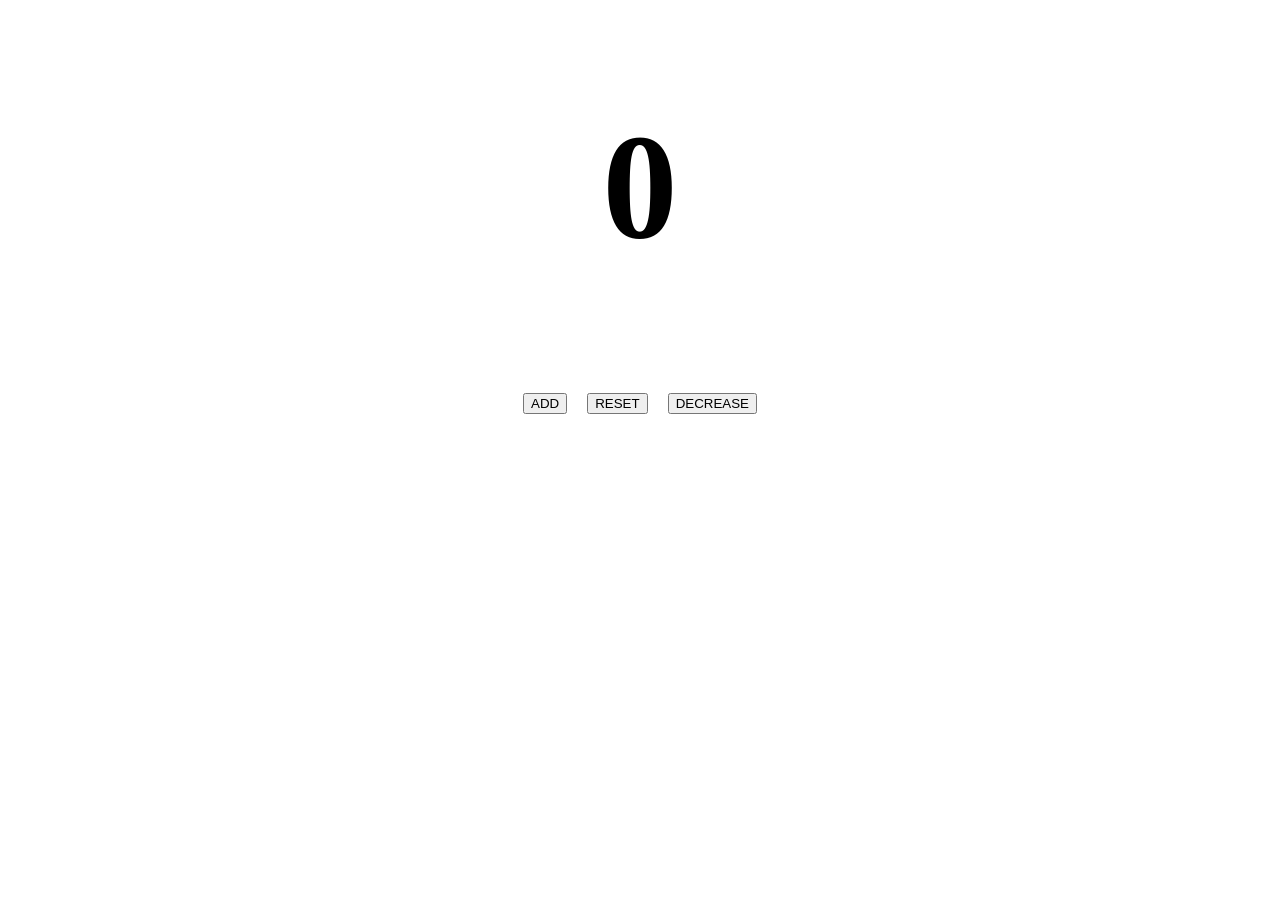
<file: counter/index.html>
<!DOCTYPE html>

<html>  
    <head>
        <title>Counter Program</title>
        <meta charset="utf-8">
        <link rel="stylesheet" href="style.css">
    </head>

    <body>
        <h1 id="myH1">0</h1>

        <div id ="buttons">
        <button id="add">ADD</button>
        <button id="reset">RESET</button>
        <button id="decrease">DECREASE</button>
        </div>


        <script src="script.js"></script>
        
    </body>
</html>
</file>
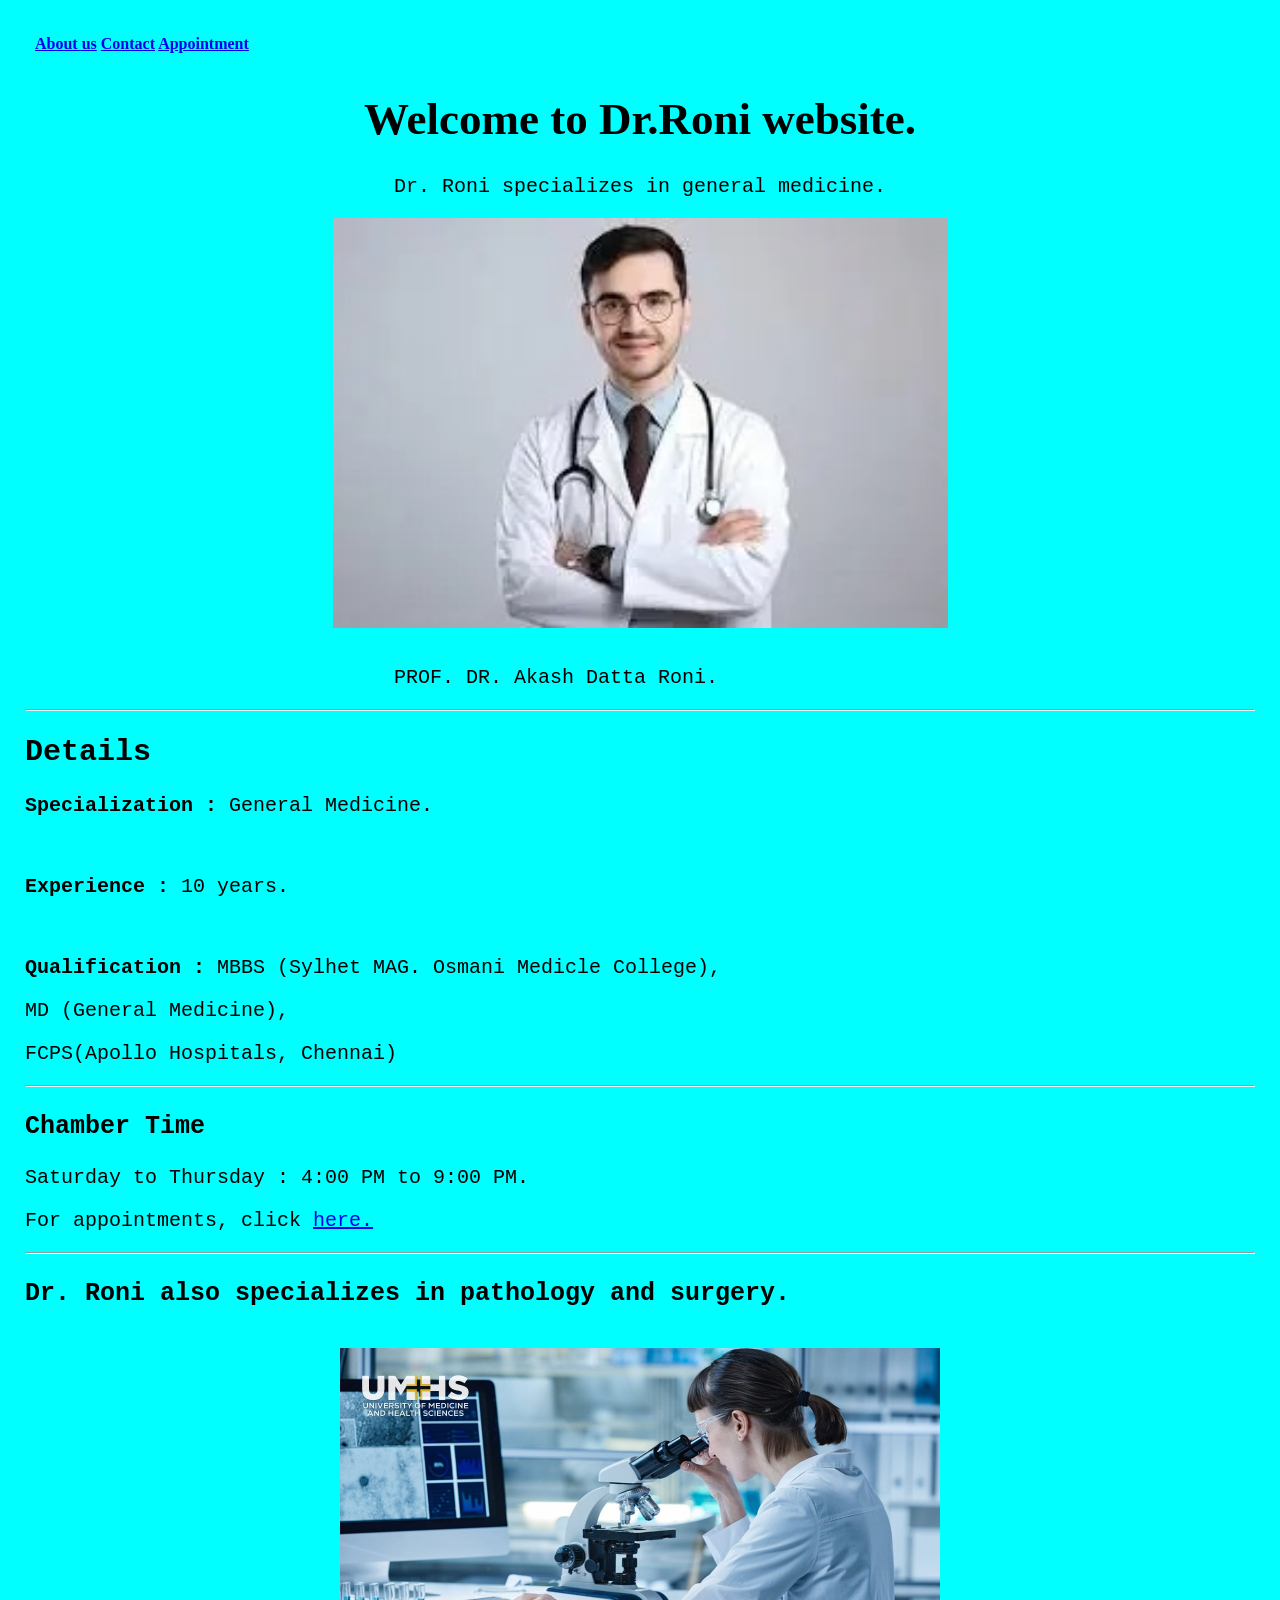
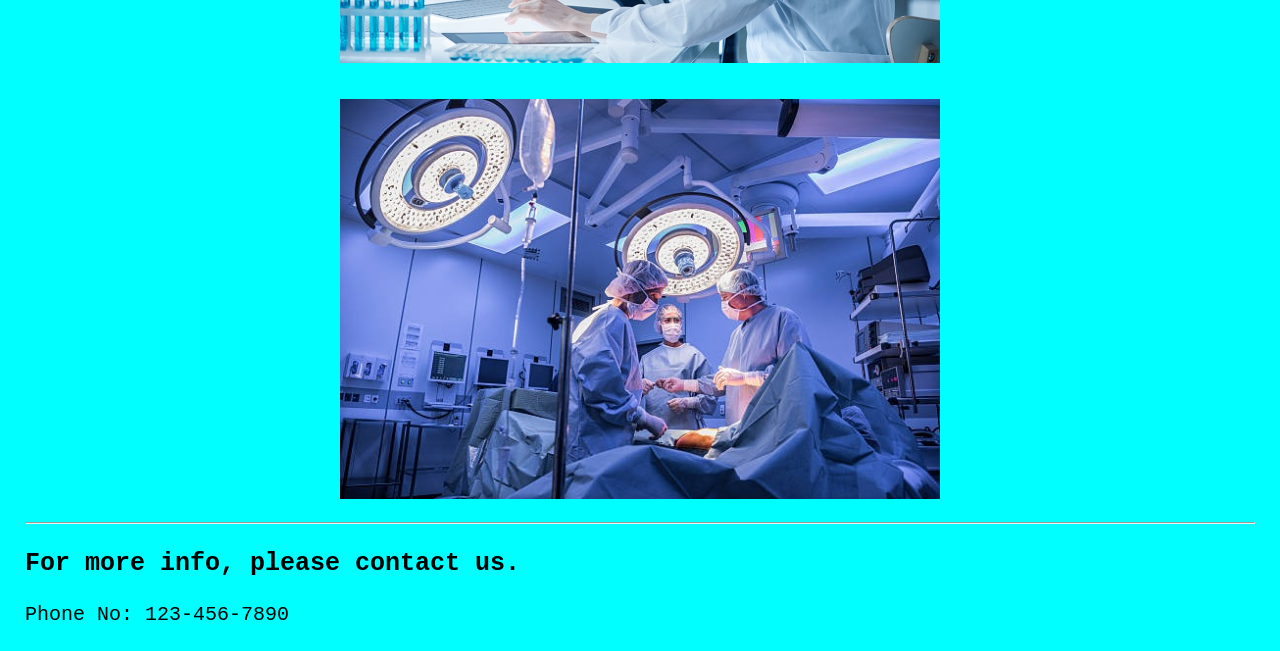
<file: doctors website/index.html>
<!DOCTYPE html>

<html>
    <head>
        <meta charset="utf-8">
        <title>Demo doctors website.</title>
        <link rel="stylesheet" href="style.css">
    </head>

    <body>
        <header>
            <div id="navbar">
                <a href="google.com">About us</a>
                <a href="google.com">Contact</a>
                <a href="form.html">Appointment</a>
            </div>
            <h1>Welcome to Dr.Roni website.</h1>
            <p style="text-align: center;">Dr. Roni specializes in general medicine.</p>
        </header>

        <main>
            <img src="images/1.jpg" alt="doctors image" class="img" id="img1">
            <br>
            <p style="margin-left: 30%;">PROF. DR. Akash Datta Roni.</p>
            <hr>
            <h2>Details</h2>
            <p><b>Specialization :</b> General Medicine.</p>
            <br>
            <p><b>Experience :</b> 10 years.</p>
            <br>
            <p><b>Qualification :</b> MBBS (Sylhet MAG. Osmani Medicle College),</p>
            <p>MD (General Medicine),</p>
            <p>FCPS(Apollo Hospitals, Chennai)</p>

            <hr>
            <div class="appointment">
                <h3>Chamber Time</h3>
                <p>Saturday to Thursday : 4:00 PM to 9:00 PM.</p>
                <p>For appointments, click <a href="form.html" target="_blank">here.</a></p>
            </div>
            <hr>
            <h3>Dr. Roni also specializes in pathology and surgery.</h3>
            <div class="gallery">
                <img src="images/2.jpg" alt="" class="img" id="img2">
                <br>
                <br>
                <img src="images/3.jpg" alt="" class="img" id="img3">
            </div>
        </main>


        <footer>
            <hr>
            <h3>For more info, please contact us.</h3>
            <p>Phone No: 123-456-7890</p>
        </footer>
    </body>


</html>
</file>
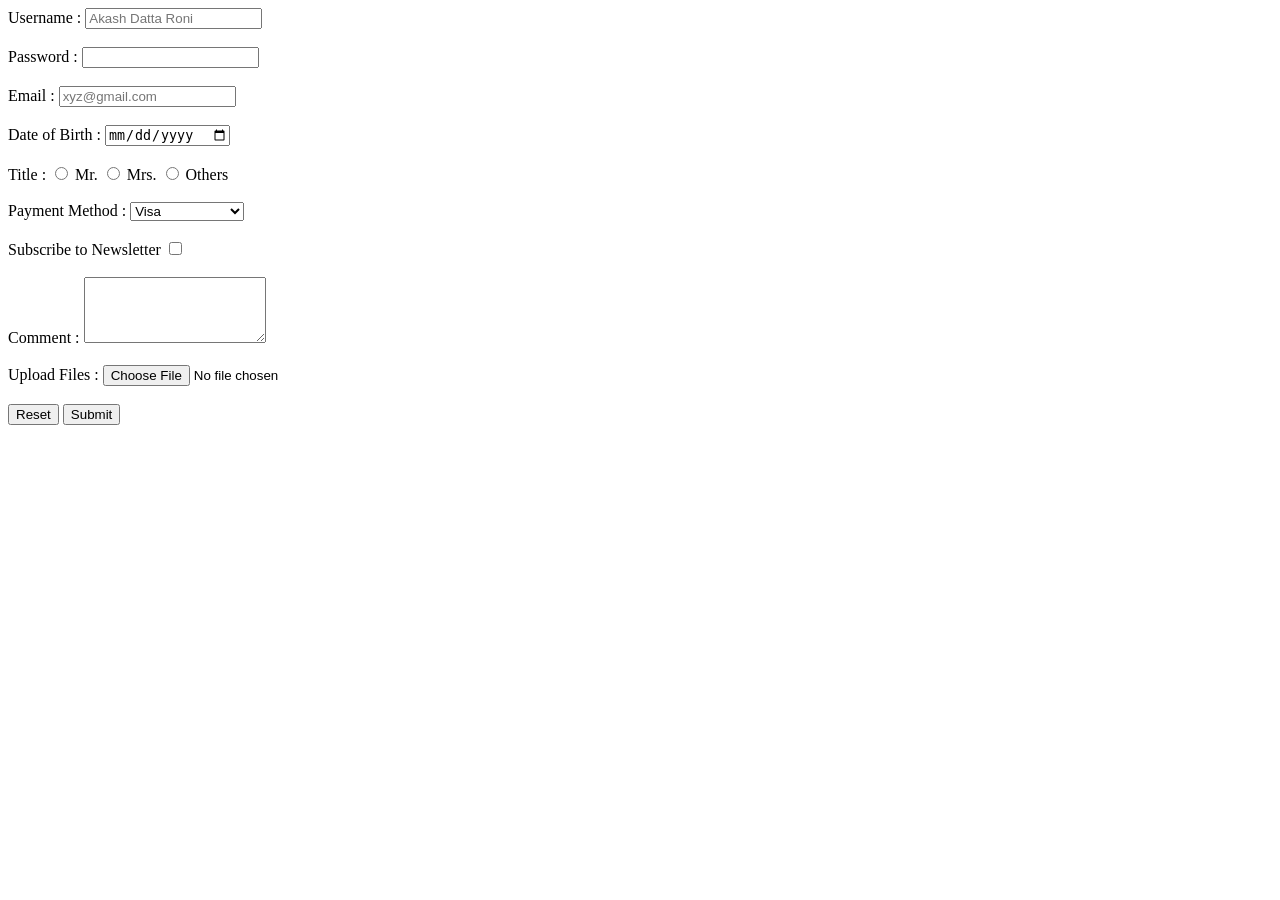
<file: form/index.html>
<!DOCTYPE html>
<html>
    <head>
    <meta charset="utf-8">
    <title>My Form</title>
    <!-- Here we created a basic forms that we can utilize later for other projects -->
    </head>

    <body>
        
        <form action="action.php" method = "post" enctype="multipart/form-data">
            <label for="username">Username : </label>
            <input type="text", id = "username" placeholder="Akash Datta Roni" minlength ="6" required>
            <br>
            <br>

            <label for="password">Password : </label>
            <input type="password" id = "password">
            <br>
            <br>

            <label for="email">Email : </label>
            <input type="email" id="email" placeholder="xyz@gmail.com" required>
            <br>
            <br>

            <label for="bday">Date of Birth : </label>
            <input type="date" id="bday" required>
            <br>
            <br>

            <label for="title">Title : </label>
            <input type="radio" id="Mr." value ="Mr." name ="title">
            <label for="Mr.">Mr. </label>
            <input type="radio" id="Mrs." value ="Mrs." name ="title">
            <label for="Mrs.">Mrs. </label>
            <input type="radio" id="Others" value ="Others" name ="title">
            <label for="Others">Others </label>
            <br>
            <br>

            <label for="payment">Payment Method : </label>
            <select id="payment">
                <option value="visa">Visa</option>
                <option value="mastercard">Mastercard</option>
                <option value="mobile_banking">Mobile Banking</option>
            </select>
            <br>
            <br>


            <label for="subscribe">Subscribe to Newsletter</label>
            <input type="checkbox" id ="subscribe">
            <br>
            <br>
            
            <label for="comment">Comment : </label>
            <textarea id="comment" rows ="4" columns = "20"></textarea>
            <br>
            <br>


            <label for="file">Upload Files : </label>
            <input type="file" id = "file" accept="image/png image/jpeg">
            <br>
            <br>


            <input type="reset">

            <input type="submit">
            <br>




        </form>
    </body>
</html>
</file>
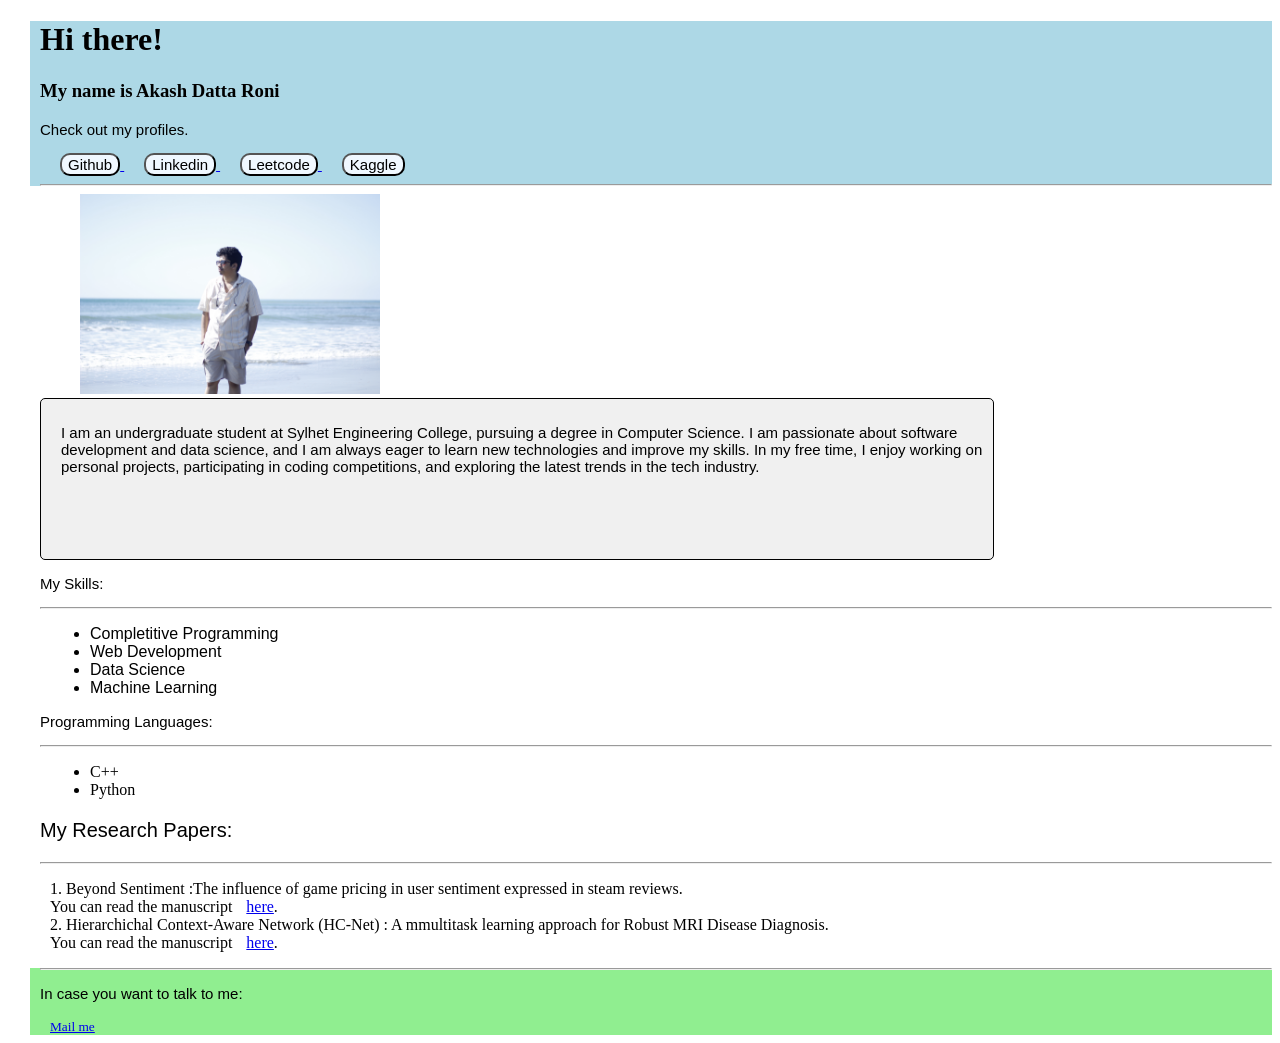
<file: personal website/index.html>
<!DOCTYPE html>
<html>
    <head> 

        <title>A personal portfolio website</title>
        <meta charset="UTF-8">
        <meta name="viewport" content="width=device-width, initial-scale=1.0">
        <link rel="stylesheet" href="style.css">
    </head>
    <body>
        <header style="background-color: lightblue; margin-left: q0px;">
            <h1>Hi there!</h1>
            <h3>My name is Akash Datta Roni</h3>

            <p>Check out my profiles.</p>
            <div>
                <a href="https://github.com/Trexroy1010" target="_blank">
                    <button style="font-size: 15px; background-color: aliceblue; border-radius: 10px;">Github</button>
                </a>
                <a href="https://www.linkedin.com/in/akash-datta-roni-0b0b0b/" target="_blank">
                    <button style="font-size: 15px; background-color: aliceblue; border-radius: 10px;">Linkedin</button>
                </a>
                <a href="https://leetcode.com/u/TREXROY/" target="_blank">
                    <button style="font-size: 15px; background-color: aliceblue; border-radius: 10px;">Leetcode</button>
                </a>
                <a href="https://www.kaggle.com/akashunikaggle" target="_blank">
                    <button style="font-size: 15px; background-color: aliceblue; border-radius: 10px;">Kaggle</button>
                </a>
            </div>
            <hr>
        </header>


        <main>
            <img src="pictures/_MG_6114.JPG" alt="this is my personal picture" height="200" id = "img1">

            <div style="border: 1px solid #000; border-radius: 5px; background-color: #f0f0f0; padding: 10px; width: 75%; height: 140px; margin-left: 10px;" id="div1">
                <p>
                    I am an undergraduate student at Sylhet Engineering College, 
                        pursuing a degree in Computer Science.
                        I am passionate about software development and data science,
                        and I am always eager to learn new technologies and improve my skills. 
                        In my free time, I enjoy working on personal projects,
                        participating in coding competitions,
                        and exploring the latest trends in the tech industry.
                        
                    </ul>
                </p>
            </div>

            <p >My Skills:</p>
            <hr>
            <ul style="font-family: sans-serif;">
                <li>Completitive Programming</li>
                <li>Web Development</li>
                <li>Data Science</li>
                <li>Machine Learning</li>
            </ul>


            <p>Programming Languages:</p>
            <hr>
            <ul>
                <li>C++</li>
                <li>Python</li>
            </ul>

                    
            <p style="font-family: 'Lucida Sans', 'Lucida Sans Regular', 'Lucida Grande', 'Lucida Sans Unicode', Geneva, Verdana, sans-serif; font-size: 20px;">My Research Papers:</p>
            <hr>
            <dl>
                <dt>1. Beyond Sentiment :The influence of game pricing in user sentiment expressed in steam reviews.</dt>
                <dd>You can read the manuscript <a href="https://github.com/Trexroy1010/price-and-sentiment-correlation-research-iccit-2025-/blob/main/2041.pdf" target="_blank">here</a>.</dd>
                <dt>2. Hierarchichal Context-Aware Network (HC-Net) : A mmultitask learning approach for Robust MRI Disease Diagnosis.</dt>
                <dd>You can read the manuscript <a href="https://github.com/Trexroy1010/Hierarchichal-Context-Aware-Network-HC-Net--QPAIN-submission-2026-/blob/main/HC-Net%20(manuscript).pdf" target="_blank">here</a>.</dd>
            </dl>
        </main>


        <footer style="background-color: lightgreen;">
            <hr>
            <p>In case you want to talk to me:</p>
            <small><a href="mailto: dattaakash643@gmail.com">Mail me</a></small>
        </footer>
    </body>
</html>
</file>
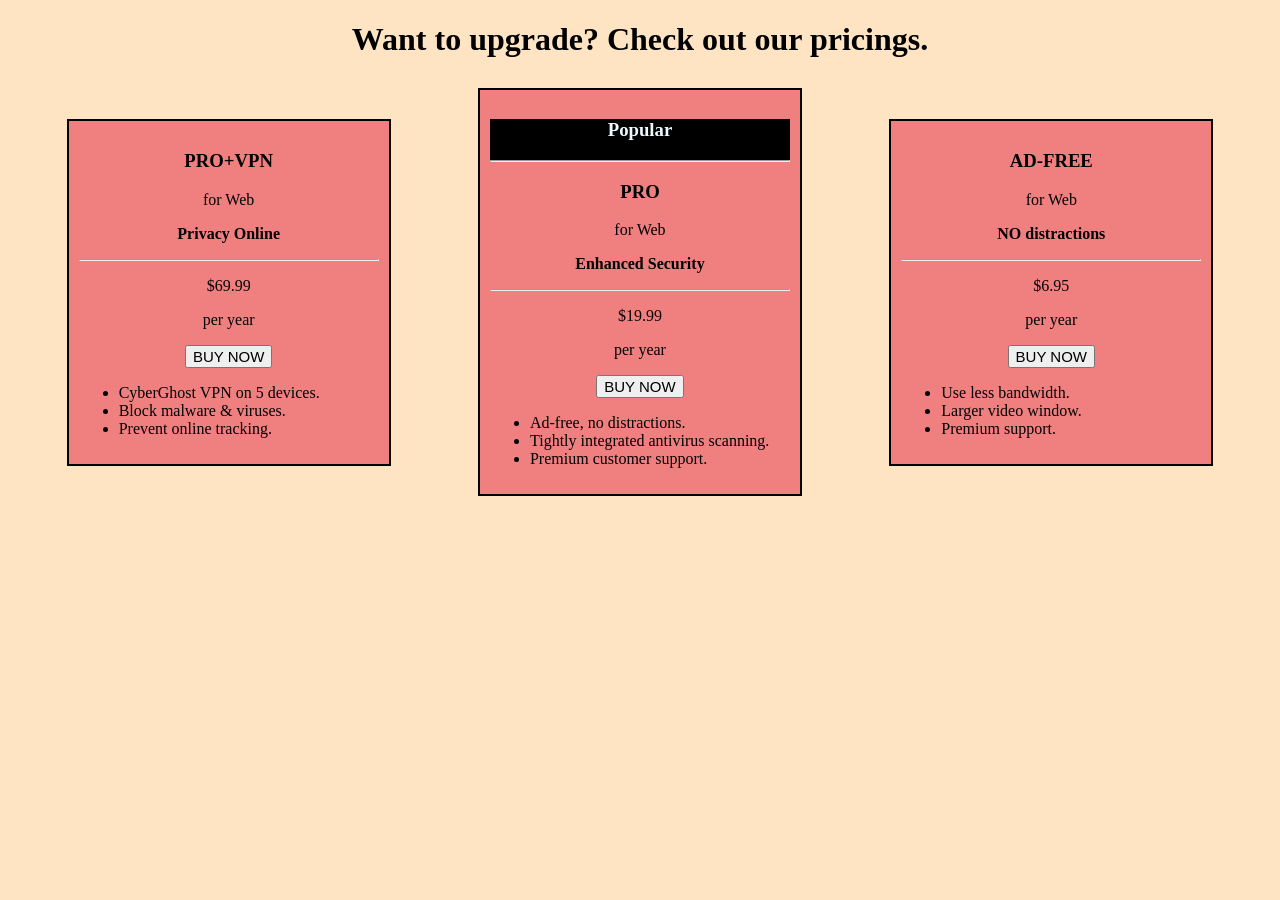
<file: price upgrade/index.html>
<!DOCTYPE html>

<html>

    <head>
        <title>PAYMENT.</title>
        <meta charset="uft-8">
        <link rel="stylesheet" href="style.css">
    </head>

    <body>
        <header>
            <h1>Want to upgrade? Check out our pricings.</h1>
        </header>

        <main>

            <div id="main">
                <div id="div1" class="divi">
                    <h3>PRO+VPN</h3>
                    <p>for Web</p>
                    <p><b>Privacy Online</b></p>
                    <hr>
                    <p>$69.99</p>
                    <p>per year</p>
                    <button class="btn">BUY NOW</button>
                    <ul>
                        <li>
                            CyberGhost VPN on 5 devices.
                        </li>
                        <li>
                            Block malware & viruses.
                        </li>
                        <li>
                            Prevent online tracking.
                        </li>
                    </ul>
                </div>

                <div id="div2" class="divi">
                    <header id="head1">
                        <h3>Popular</h3>
                        <hr>
                    </header>
                    <h3>PRO</h3>
                    <p>for Web</p>
                    <p><b>Enhanced Security</b></p>
                    <hr>
                    <p>$19.99</p>
                    <p>per year</p>
                    <button class="btn">BUY NOW</button>
                    <ul>
                        <li>
                            Ad-free, no distractions.
                        </li>
                        <li>
                            Tightly integrated antivirus scanning.
                        </li>
                        <li>
                            Premium customer support.
                        </li>
                    </ul>
                </div>

                <div id="div3" class="divi">
                    <h3>AD-FREE</h3>
                    <p>for Web</p>
                    <p><b>NO distractions</b></p>
                    <hr>
                    <p>$6.95</p>
                    <p>per year</p>
                    <button class="btn">BUY NOW</button>
                    <ul>
                        <li>
                            Use less bandwidth.
                        </li>
                        <li>
                            Larger video window.
                        </li>
                        <li>
                            Premium support.
                        </li>
                    </ul>
                </div>
            </div>


        </main>

    </body>

</html>
</file>
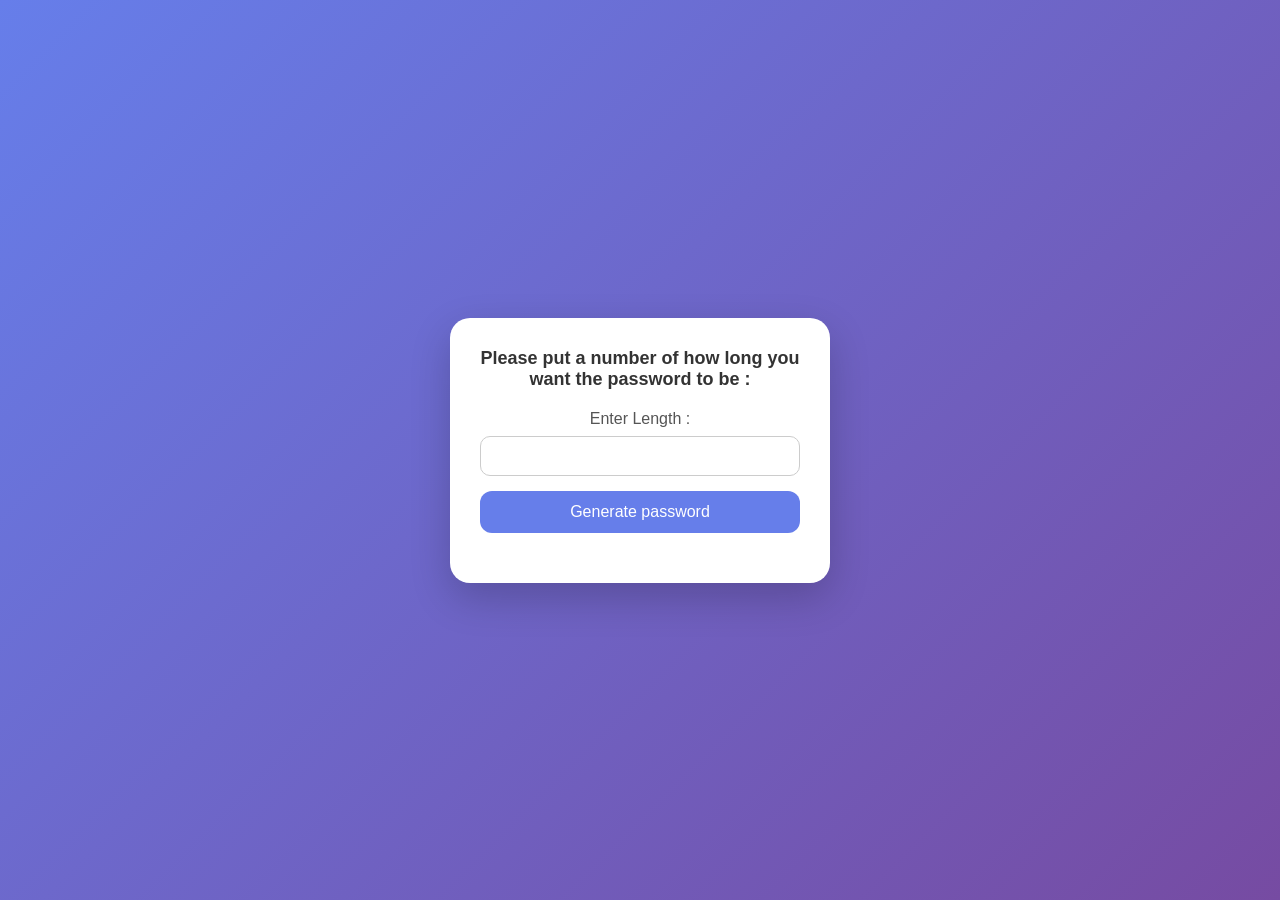
<file: random password generator/index.html>
<!DOCTYPE html>

<html>
    <head>
        <title>Random password generator.</title>
        <link rel="stylesheet" href="style.css">
    </head>
    <body>

        <div id="container">
            <h1>Please put a number of how long you want the password to be : </h1>
            <label for="">Enter Length : </label>
            <input type="number" id = "numberinput">
            <button onclick=generatepassword()>Generate password</button>
            <p id="result"></p>
        </div>
        <script src="script.js"></script>
    </body>
</html>
</file>
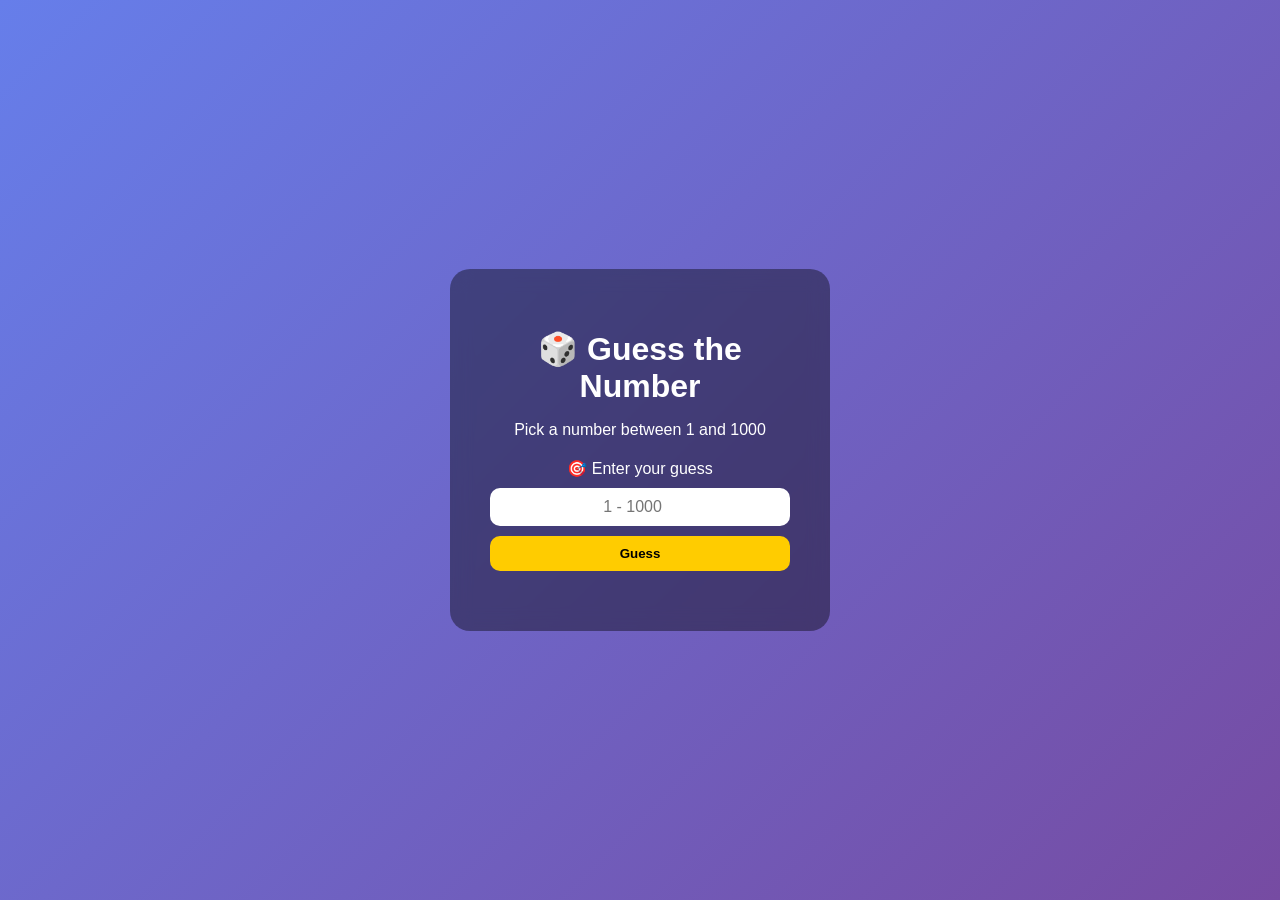
<file: stupid number game/index.html>
<!DOCTYPE html>

<html>
    <head>
        <title>Number Guessing Game</title>
        <meta charset="utf-8">
        <link rel="stylesheet" href="style.css">
    </head>

    <body>
        <div class="container">
            <h1>🎲 Guess the Number</h1>
            <p>Pick a number between 1 and 1000</p>

            <div id="area">
                <label for="input">🎯 Enter your guess</label>
                <input type="number" id="input" placeholder="1 - 1000">
                <button id="submit">Guess</button>
            </div>

            <h2 id="slazing"></h2>
            
        </div>

        <script src="script.js"></script>
    </body>
</html>
</file>
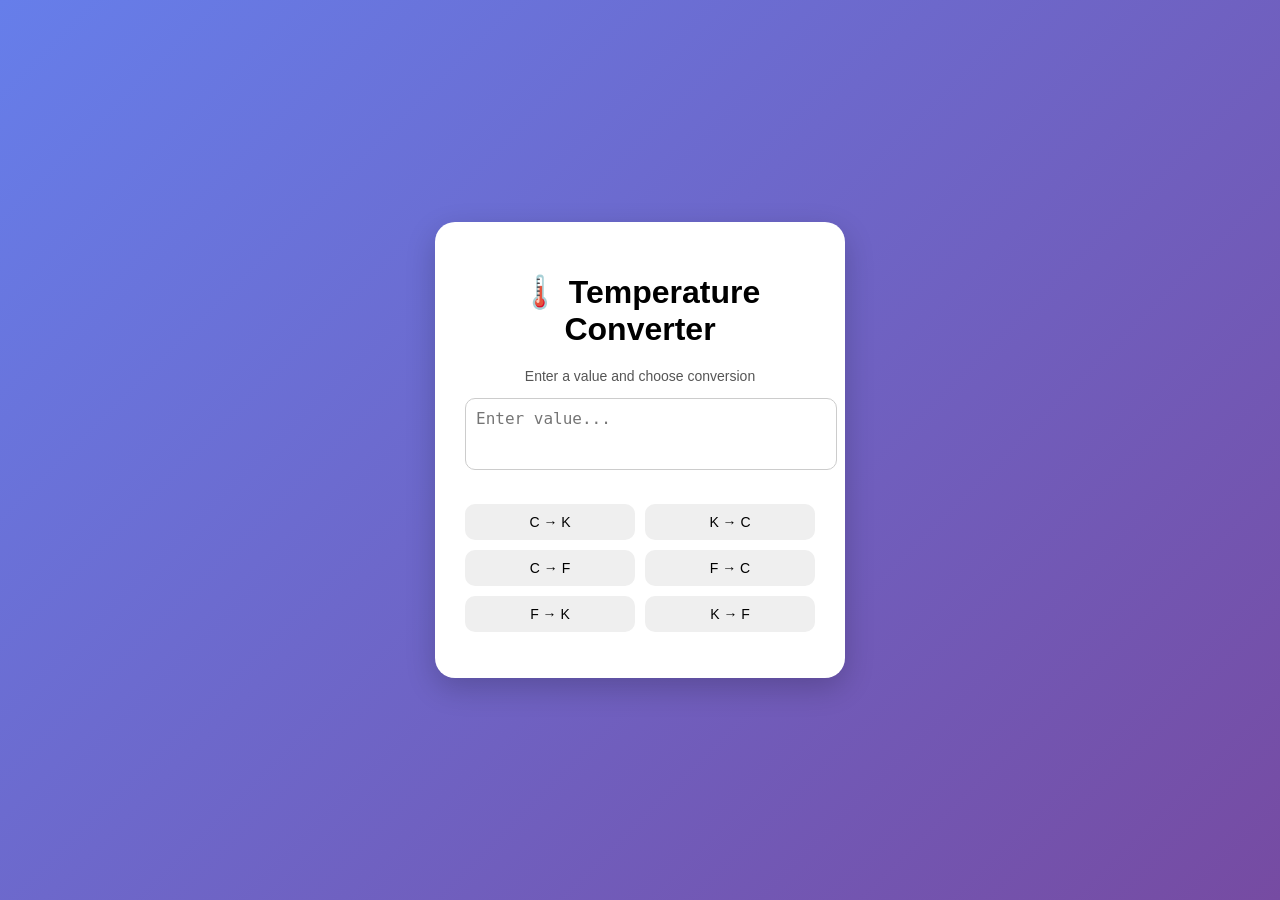
<file: temparature converter/index.html>
<!DOCTYPE html>

<html>
    <head>
        <title>Temparature Converter</title>
        <link rel="stylesheet" href="style.css">
    </head>

    <body>
        <div class="container">
            <h1>🌡️ Temperature Converter</h1>

            <p id="p1">Enter a value and choose conversion</p>

            <textarea id="converter" placeholder="Enter value..."></textarea>

            <div class="buttons">
                <button id="btn1">C → K</button>
                <button id="btn2">K → C</button>
                <button id="btn3">C → F</button>
                <button id="btn4">F → C</button>
                <button id="btn5">F → K</button>
                <button id="btn6">K → F</button>
            </div>

            <p id="resulttalk"></p>
        </div>

        <script src="script.js"></script>

    </body>
</html>
</file>
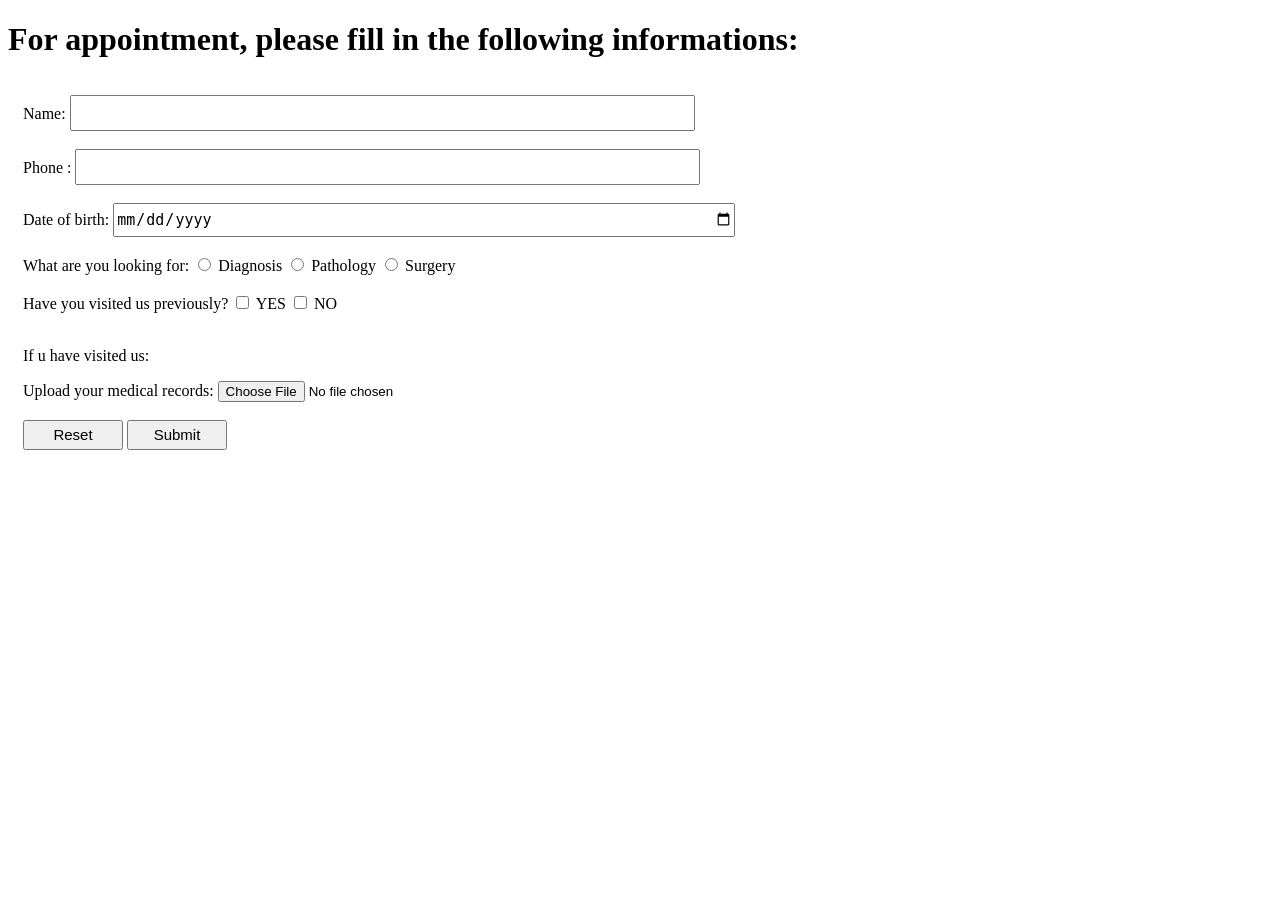
<file: doctors website/form.html>
<!DOCTYPE html>

<html>
    <head>
        <meta charset="utf-8">
        <title>Demo doctors website.</title>
        <!-- <link rel="stylesheet" href="style.css"> -->
    </head>

    <body>
        <header>
            <h1>For appointment, please fill in the following informations: </h1>
        </header>


        <main>
            <form action="send.php" method="post" enctype="multipart/form-data" style="padding: 15px;">

                <label for="name">Name:</label>
                <input type="text" id="name" name="name" required style="width: 50%; height: 30px; font-size: 15px;">
                <br>
                <br>

                <label for="phone">Phone : </label>
                <input type="tel" id="phone" name="phone" required style="width: 50%; height: 30px; font-size: 15px;">
                <br>
                <br>

                
                <label for="date">Date of birth: </label>
                <input type="date" name="date" id="date" required style="width: 50%; height: 30px; font-size: 15px;">
                <br>
                <br>

                <label for="look">What are you looking for: </label>
                <input type="radio" id="diagnosis" name="look" value="diagnosis" required>
                <label for="diagnosis">Diagnosis</label>
                <input type="radio" id="pathology" name="look" value="pathology" required>
                <label for="pathology">Pathology</label>
                <input type="radio" id="surgery" name="look" value="surgery" required>
                <label for="surgery">Surgery</label>
                <br>
                <br>

                <label for="previous">Have you visited us previously?</label>
                <input type="checkbox" id="previous" name="previous">
                <label for="yes">YES</label>
                <input type="checkbox" id="previous" name="previous">
                <label for="no">NO</label>
                <br>
                <br>

                <p>If u have visited us:</p>
                <label for="file">Upload your medical records:</label>
                <input type="file" id="file" name="file" accept=".pdf,.doc,.docx, .image/*">
                <br>
                <br>

                <input type="reset" value="Reset" style="width: 100px; height: 30px; font-size: 15px;">
                <input type="submit" value="Submit" style="width: 100px; height: 30px; font-size: 15px;">
            </form>
        </main>
    </body>

</html>
</file>
<file: counter/style.css>
h1{
    font-size: 150px;
    text-align: center;
}

#buttons{
    display: flex;
    justify-content: center;
    padding: 20px;
    gap: 20px;

}
</file>
<file: doctors website/style.css>
body{
    background-color: aqua;
    margin: 25px;
}

h1{
    font-family: Georgia, 'Times New Roman', Times, serif;
    font-size: 45px;
    text-align: center;
    
}

h3{
    font-family: 'Courier New', Courier, monospace;
    font-size: 25px;
}

p{
    font-family: 'Lucida Console', 'Courier New', monospace;
    font-size: 20px;
}
#img1{
    width: 50%;
    height: auto;
}

.img{
    width: 50%;
    height: auto;
    display: block;
    margin: auto;
}

.gallery{
    padding: 15px;
    display: inline-block;
}
h2{
    font-family: 'Lucida Console', 'Courier New', monospace;
    font-size: 30px;
}
#navbar {
    text-decoration: none;
    padding: 10px;
    color: black;
    font-weight: bold;
}
</file>
<file: personal website/style.css>
*{
    margin-left: 10px;
    
}
p{
    font-family: sans-serif;
    font-size: 15px;
}
#img1{
    margin-left: 50px;
}
</file>
<file: price upgrade/style.css>
body{
    background-color: bisque;

}
h1,h3,p{
    text-align: center;
}
.divi{
    border: 2px solid;
    height: auto;
    width: 300px;
    margin: auto;
    padding: 10px;
    background-color: lightcoral;
}
#main{
    display: flex;
    justify-content: center;
    margin: 30px;
    gap: 30px;
    
}
button{
    display: block;
    margin: 15px auto;
    font-size: 15px;
    font-family: 'Franklin Gothic Medium', 'Arial Narrow', Arial, sans-serif;
}
#head1{
    background-color: black;
    color: aliceblue;
}
</file>
<file: random password generator/style.css>
* {
    margin: 0;
    padding: 0;
    box-sizing: border-box;
}


body {
    font-family: Arial, sans-serif;
    background: linear-gradient(135deg, #667eea, #764ba2);
    height: 100vh;
    display: flex;
    justify-content: center;
    align-items: center;
}


#container {
    background: white;
    padding: 30px;
    border-radius: 20px;
    width: 380px;
    text-align: center;
    box-shadow: 0 15px 40px rgba(0,0,0,0.2);
}


h1 {
    font-size: 18px;
    margin-bottom: 20px;
    color: #333;
}


label {
    display: block;
    margin-bottom: 8px;
    color: #555;
}


input {
    width: 100%;
    padding: 10px;
    border-radius: 10px;
    border: 1px solid #ccc;
    font-size: 16px;
    margin-bottom: 15px;
    outline: none;
    transition: 0.2s;
}

input:focus {
    border-color: #667eea;
    box-shadow: 0 0 5px rgba(102,126,234,0.5);
}


button {
    width: 100%;
    padding: 12px;
    border: none;
    border-radius: 12px;
    background: #667eea;
    color: white;
    font-size: 16px;
    cursor: pointer;
    transition: 0.2s;
}

button:hover {
    background: #5a67d8;
    transform: scale(1.03);
}


#result {
    margin-top: 20px;
    font-weight: bold;
    color: #333;
    word-break: break-word;
}
</file>
<file: stupid number game/style.css>
body {
    margin: 0;
    height: 100vh;
    font-family: Arial, sans-serif;

    display: flex;
    justify-content: center;
    align-items: center;

    background: linear-gradient(135deg, #667eea, #764ba2);
    color: white;
}

.container {
    background: rgba(0, 0, 0, 0.4);
    padding: 40px;
    border-radius: 20px;
    text-align: center;
    width: 300px;
    backdrop-filter: blur(10px);
}

h1 {
    margin-bottom: 10px;
}

#area {
    margin-top: 20px;
    display: flex;
    flex-direction: column;
    gap: 10px;
}

input {
    padding: 10px;
    border-radius: 10px;
    border: none;
    font-size: 16px;
    text-align: center;
}

button {
    padding: 10px;
    border: none;
    border-radius: 10px;
    background: #ffcc00;
    color: black;
    font-weight: bold;
    cursor: pointer;
    transition: 0.2s;
}

button:hover {
    transform: scale(1.05);
    background: #ffd633;
}

#slazing {
    margin-top: 20px;
    font-size: 18px;
}
</file>
<file: temparature converter/style.css>
body {
            font-family: Arial, sans-serif;
            background: linear-gradient(135deg, #667eea, #764ba2);
            margin: 0;
            height: 100vh;
            display: flex;
            justify-content: center;
            align-items: center;
        }

        .container {
            background: white;
            padding: 30px;
            border-radius: 20px;
            box-shadow: 0 10px 30px rgba(0,0,0,0.2);
            width: 350px;
            text-align: center;
        }

        h1 {
            margin-bottom: 20px;
        }

        textarea {
            width: 100%;
            height: 50px;
            border-radius: 10px;
            border: 1px solid #ccc;
            padding: 10px;
            font-size: 16px;
            resize: none;
            margin-bottom: 15px;
        }

        .buttons {
            display: grid;
            grid-template-columns: 1fr 1fr;
            gap: 10px;
            margin-top: 15px;
        }

        button {
            padding: 10px;
            border: none;
            border-radius: 10px;
            cursor: pointer;
            font-size: 14px;
            transition: 0.2s;
        }

        button:hover {
            transform: scale(1.05);
        }

        #resulttalk {
            margin-top: 15px;
            font-weight: bold;
            color: #333;
        }

        #p1 {
            font-size: 14px;
            color: #555;
        }
</file>
